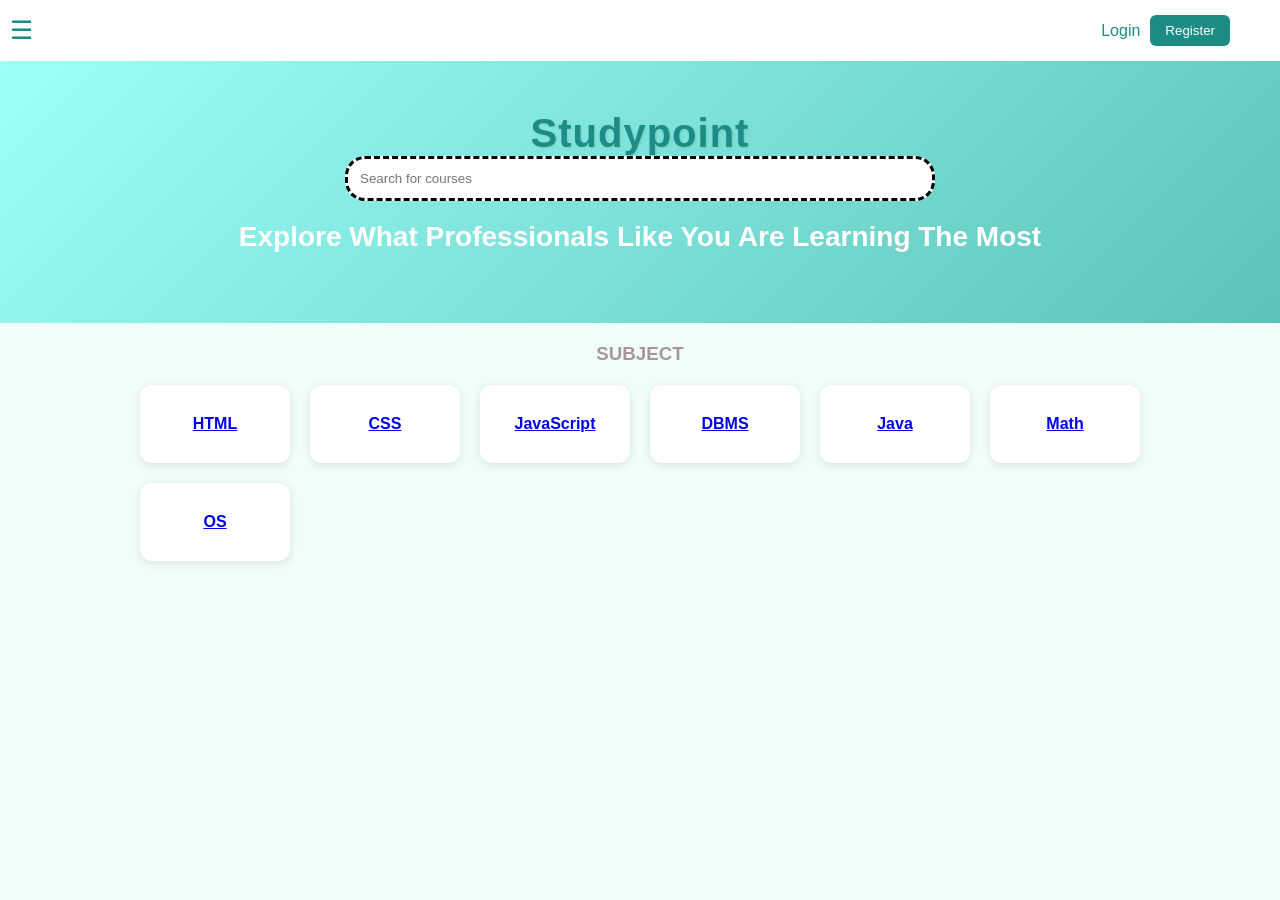
<file: index.html>
<!DOCTYPE html>
<html lang="en">
<head>
  <meta charset="UTF-8">
  <meta name="viewport" content="width=device-width,initial-scale=1.0">
  <title>Studypoint</title>
  <link rel="stylesheet" href="project.css">
</head>
<body>

  <!-- Navbar -->
  <header class="navbar">
    <div class="menu-icon" onclick="openMenu()">☰</div>
    <div class="auth">
      <a href="#" onclick="openLogin()" class="login">Login</a>
      <button onclick="openRegister()" class="register">Register</button>
    </div>
  </header>

  <div id="sidebar" class="sidebar">
    <a href="#">Home</a>
    <a href="about.html">About</a>
    <a href="#">Courses</a>
    <a href="/Studypoint/batch_2/fy/s2/subject/dbms_t/introduction">Tutors</a>
    <a href="#">Contact</a>
     <a href="quiz.html">QUIZ</a>
    <a href="profile.html">profile</a>
    
  </div>
  

  <!-- Hero Section -->
  <section class="hero">
    <h1 class="logo">Studypoint</h1>
    <div class="search-box">
      <input type="text" placeholder="Search for courses">
    </div>
    <h2>Explore What Professionals Like You Are Learning The Most</h2>
  </section>

  <h3 class="SUB">SUBJECT</h3>
  <div class="subject-container">
   
    <a href="html.html" class="subject-box">HTML</a>
    <a href="css.html" class="subject-box">CSS</a>
   <a href="JavaScript.html" class="subject-box">JavaScript</a>
   <a href="DBMS.html" class="subject-box">DBMS</a>
    <a href="java.html" class="subject-box">Java</a>
    <a href="Math.html" class="subject-box">Math</a>
    <a href="OS.html" class="subject-box">OS</a>
</section>
<br>
<br>



  <!--Login POPUP-->
  <div id="loginPopup" class="popup">
      <div class="popup-box">
          <span class="close" onclick="closePopup()">&times;</span>
          <h2>Login</h2>
          <input type="text" placeholder="Email"><br><br>
          <input type="password" placeholder="password"><br><br>
          <button class="submit-btn">Login</button>
      </div>
  </div>

  <!--Register Popup-->
  <div id="registerPopup" class="popup">
      <div class="popup-box">
          <span class="close" onclick="closePopup()">&times;</span>
          <h2>Register</h2>
          <input type="text" placeholder="Name"><br><br>
          <input type="email" placeholder="Email"><br><br>
          <input type="password" placeholder="password"><br><br>
          <button class="submit-btn">Register</button>
      </div>
  </div>

  <script src="project.js"></script>
</body>
</html>
</file>
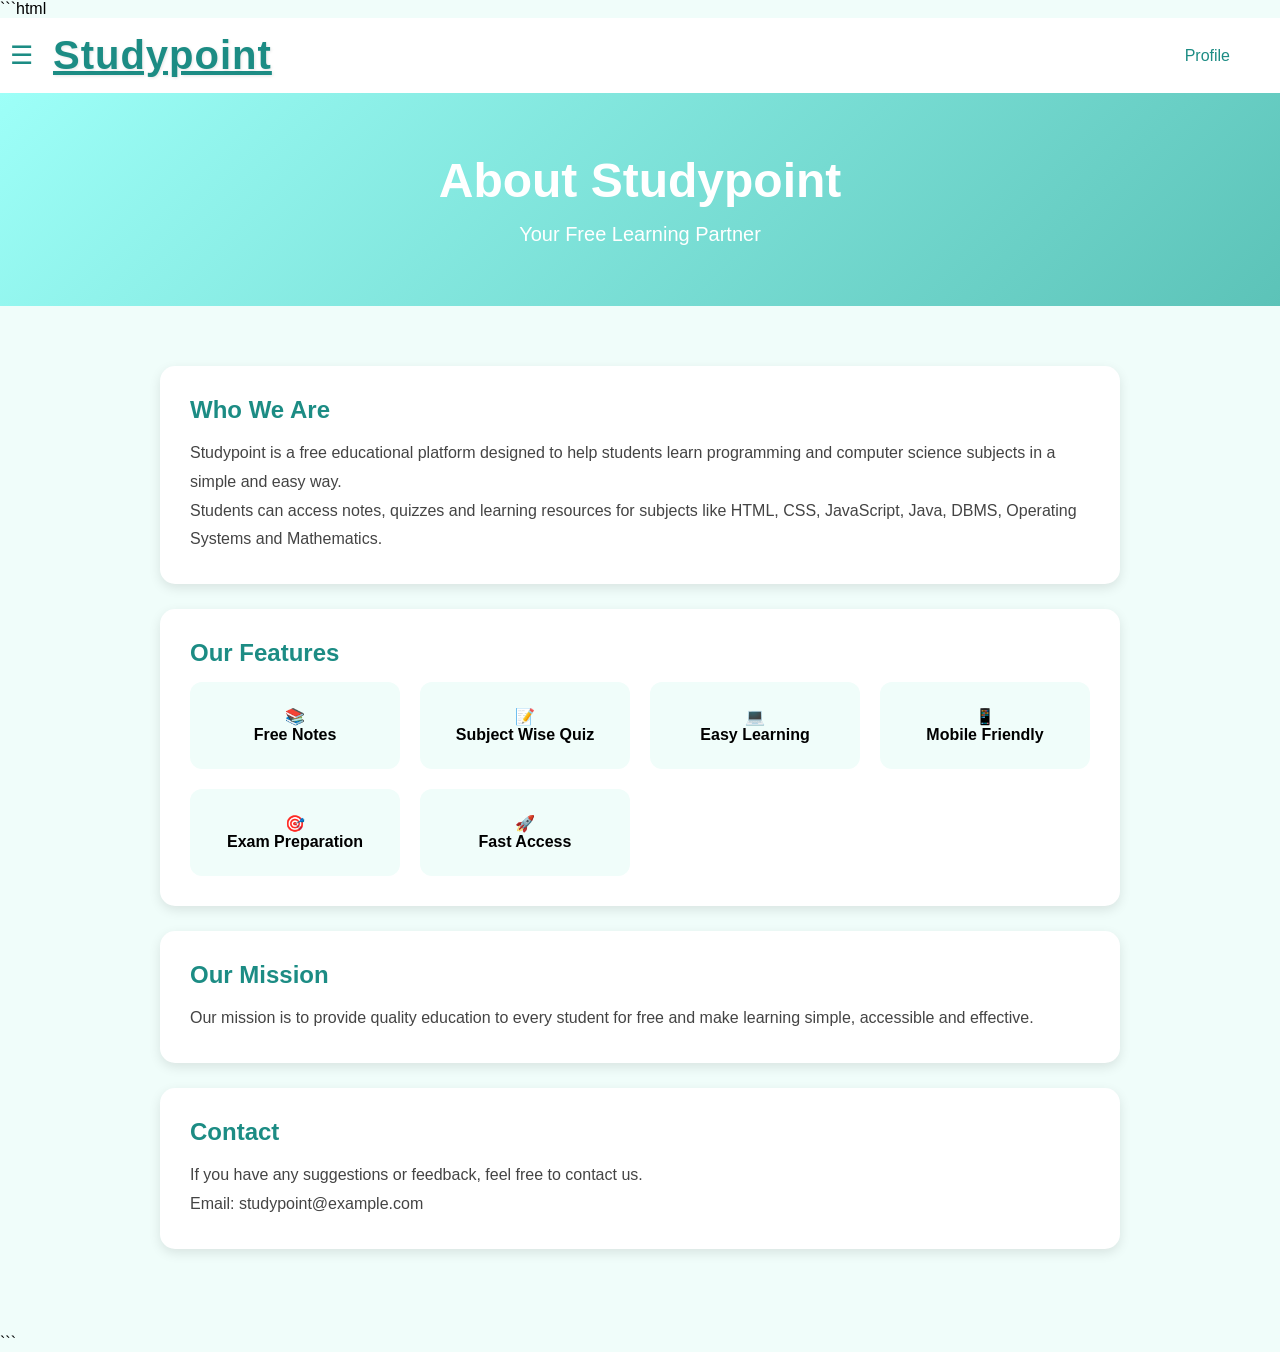
<file: about.html>
```html
<!DOCTYPE html>
<html lang="en">
<head>
<meta charset="UTF-8">
<meta name="viewport" content="width=device-width, initial-scale=1.0">

<title>About - Studypoint</title>

<link rel="stylesheet" href="project.css">
<link rel="stylesheet" href="about.css">

</head>
<body>

<header class="navbar">

<div class="menu-icon" onclick="openMenu()">☰</div>

<a href="index.html" class="logo">
Studypoint
</a>

<div class="auth">
<a href="profile.html" class="login">Profile</a>
</div>

</header>

<div id="sidebar" class="sidebar">
    <a href="#">Home</a>
    <a href="about.html">About</a>
    <a href="#">Courses</a>
    <a href="/Studypoint/batch_2/fy/s2/subject/dbms_t/introduction">Tutors</a>
    <a href="#">Contact</a>
     <a href="quiz.html">QUIZ</a>
    <a href="profile.html">profile</a>
    
  </div>
  

<section class="about-hero">

<h1>About Studypoint</h1>

<p>
Your Free Learning Partner
</p>

</section>

<div class="about-container">

<div class="about-card">

<h2>Who We Are</h2>

<p>
Studypoint is a free educational platform designed to help students learn programming and computer science subjects in a simple and easy way.
</p>

<p>
Students can access notes, quizzes and learning resources for subjects like HTML, CSS, JavaScript, Java, DBMS, Operating Systems and Mathematics.
</p>

</div>

<div class="about-card">

<h2>Our Features</h2>

<div class="feature-grid">

<div class="feature-box">
📚<br>
Free Notes
</div>

<div class="feature-box">
📝<br>
Subject Wise Quiz
</div>

<div class="feature-box">
💻<br>
Easy Learning
</div>

<div class="feature-box">
📱<br>
Mobile Friendly
</div>

<div class="feature-box">
🎯<br>
Exam Preparation
</div>

<div class="feature-box">
🚀<br>
Fast Access
</div>

</div>

</div>

<div class="about-card">

<h2>Our Mission</h2>

<p>
Our mission is to provide quality education to every student for free and make learning simple, accessible and effective.
</p>

</div>

<div class="about-card">

<h2>Contact</h2>

<p>
If you have any suggestions or feedback, feel free to contact us.
</p>

<p>
Email: studypoint@example.com
</p>

</div>

</div>

<script src="project.js"></script>

</body>
</html>
```
</file>
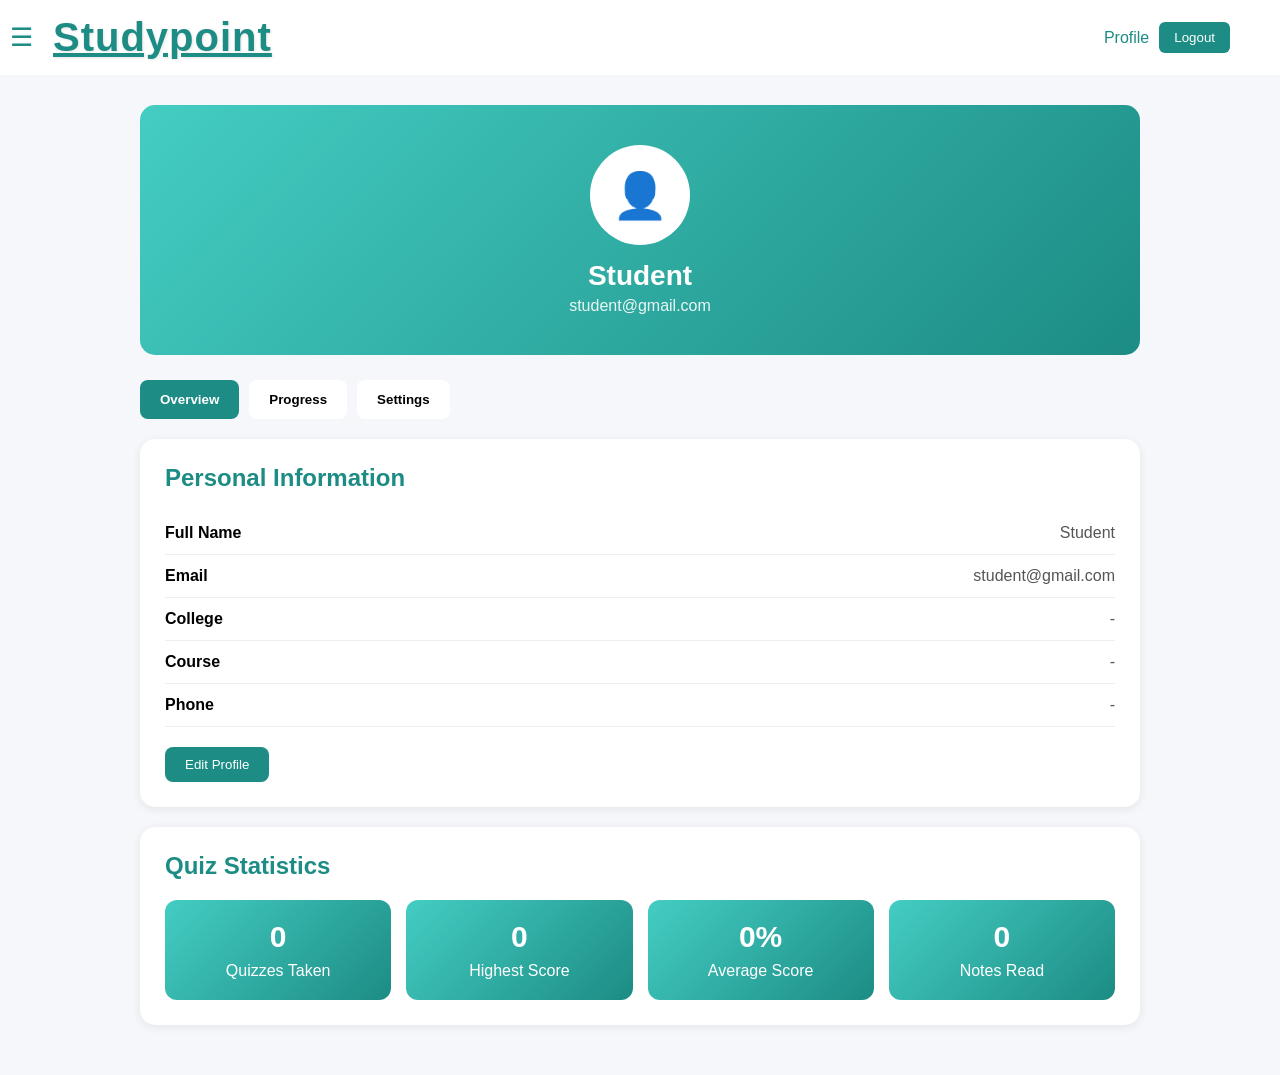
<file: profile.html>
<!DOCTYPE html>
<html lang="en">
<head>
<meta charset="UTF-8">
<meta name="viewport" content="width=device-width, initial-scale=1.0">

<title>Profile - Studypoint</title>

<link rel="stylesheet" href="project.css">
<link rel="stylesheet" href="profileStyles.css">

</head>
<body>

<!-- Navbar -->
<header class="navbar">

    <div class="menu-icon" onclick="openMenu()">☰</div>

    <a href="index.html" class="logo">
        Studypoint
    </a>

    <div class="auth">
        <a href="profile.html" class="login">
            Profile
        </a>

        <button onclick="logout()" class="register">
            Logout
        </button>
    </div>

</header>

<!-- Sidebar -->
<div id="sidebar" class="sidebar">
    <a href="#">Home</a>
    <a href="about.html">About</a>
    <a href="#">Courses</a>
    <a href="/Studypoint/batch_2/fy/s2/subject/dbms_t/introduction">Tutors</a>
    <a href="#">Contact</a>
     <a href="quiz.html">QUIZ</a>
    <a href="profile.html">profile</a>
    
  </div>
  

<!-- Profile -->

<div class="profile-container">

<div class="profile-content">

<!-- Header -->

<div class="profile-header">

<div class="profile-avatar" id="userAvatar">
👤
</div>

<div class="profile-name" id="userName">
Student
</div>

<div class="profile-email" id="userEmail">
student@gmail.com
</div>

</div>

<!-- Tabs -->

<div class="profile-tabs">

<button class="tab-btn active"
onclick="switchTab(event,'overview')">
Overview
</button>

<button class="tab-btn"
onclick="switchTab(event,'progress')">
Progress
</button>

<button class="tab-btn"
onclick="switchTab(event,'settings')">
Settings
</button>

</div>

<!-- Overview -->

<div id="overview"
class="tab-content active">

<div class="profile-section">

<h2>Personal Information</h2>

<div class="info-row">
<div class="info-label">Full Name</div>
<div class="info-value" id="fullName"></div>
</div>

<div class="info-row">
<div class="info-label">Email</div>
<div class="info-value" id="email"></div>
</div>

<div class="info-row">
<div class="info-label">College</div>
<div class="info-value" id="college"></div>
</div>

<div class="info-row">
<div class="info-label">Course</div>
<div class="info-value" id="course"></div>
</div>

<div class="info-row">
<div class="info-label">Phone</div>
<div class="info-value" id="phone"></div>
</div>

<button class="edit-btn"
onclick="openEditModal()">
Edit Profile
</button>

</div>

<!-- Quiz Statistics -->

<div class="profile-section">

<h2>Quiz Statistics</h2>

<div class="stats-grid">

<div class="stat-card">
<div class="stat-number"
id="quizTaken">
0
</div>
<div class="stat-label">
Quizzes Taken
</div>
</div>

<div class="stat-card">
<div class="stat-number"
id="highestScore">
0
</div>
<div class="stat-label">
Highest Score
</div>
</div>

<div class="stat-card">
<div class="stat-number"
id="averageScore">
0%
</div>
<div class="stat-label">
Average Score
</div>
</div>

<div class="stat-card">
<div class="stat-number"
id="notesRead">
0
</div>
<div class="stat-label">
Notes Read
</div>
</div>

</div>

</div>

</div>

<!-- Progress -->

<div id="progress"
class="tab-content">

<div class="profile-section">

<h2>Learning Progress</h2>

<div id="subjectProgressContainer"
class="subject-progress">

</div>

</div>

</div>

<!-- Settings -->

<div id="settings"
class="tab-content">

<div class="profile-section">

<h2>Preferences</h2>

<div class="setting-item">

<div class="setting-label">
Dark Mode
</div>

<div class="toggle-switch"
onclick="toggleDarkMode(this)">

<div class="toggle-slider"></div>

</div>

</div>

</div>

</div>

</div>

</div>

<!-- Edit Modal -->

<div id="editModal"
class="modal">

<div class="modal-content">

<span class="modal-close"
onclick="closeEditModal()">
&times;
</span>

<h2>Edit Profile</h2>

<form onsubmit="saveProfile(event)">

<div class="form-group">
<label>Full Name</label>
<input type="text"
id="editName"
required>
</div>

<div class="form-group">
<label>Email</label>
<input type="email"
id="editEmail"
required>
</div>

<div class="form-group">
<label>College</label>
<input type="text"
id="editCollege">
</div>

<div class="form-group">
<label>Course</label>
<input type="text"
id="editCourse">
</div>

<div class="form-group">
<label>Phone</label>
<input type="text"
id="editPhone">
</div>

<div class="form-group">
<label>Avatar Emoji</label>
<input type="text"
id="editAvatar"
maxlength="2">
</div>

<div class="form-buttons">

<button type="submit"
class="save-btn">
Save
</button>

<button type="button"
class="cancel-btn"
onclick="closeEditModal()">
Cancel
</button>

</div>

</form>

</div>

</div>

<script src="project.js"></script>
<script src="profileScript.js"></script>

</body>
</html>
</file>
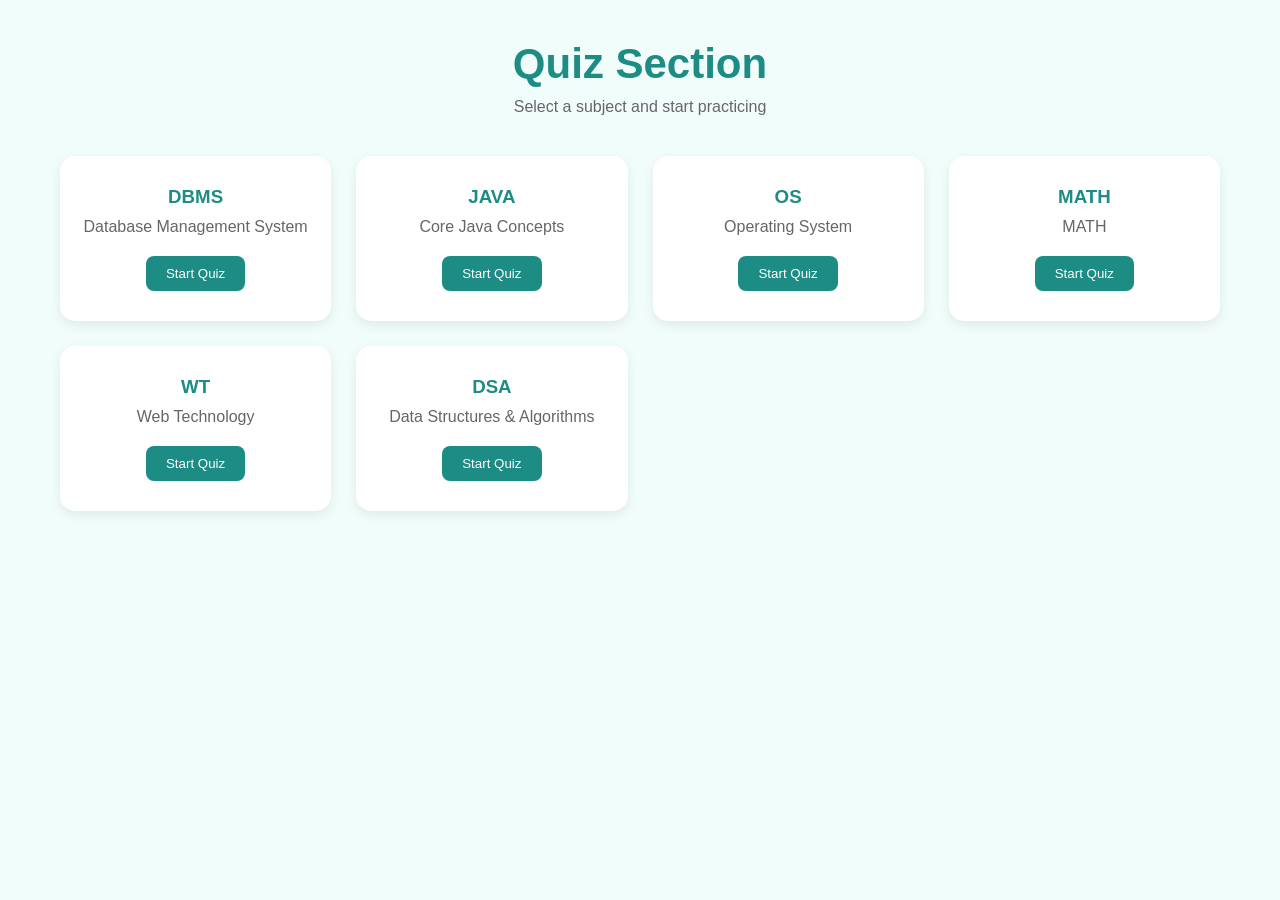
<file: quiz.html>
<!DOCTYPE html>
<html lang="en">
<head>
<meta charset="UTF-8">
<meta name="viewport" content="width=device-width, initial-scale=1.0">
<title>Quiz Section</title>
<link rel="stylesheet" href="project.css">
</head>

<body>

<div class="quiz-container">

    <h1>Quiz Section</h1>
    <p class="subtitle">Select a subject and start practicing</p>

    <div class="subject-grid">

        <div class="subject-card">
            <h3>DBMS</h3>
            <p>Database Management System</p>
            <button onclick="location.href='subjectQuiz.html?subject=dbms'">Start Quiz</button>
        </div>

        <div class="subject-card">
            <h3>JAVA</h3>
            <p>Core Java Concepts</p>
           <button onclick="location.href='subjectQuiz.html?subject=java'">Start Quiz</button>
        </div>

        <div class="subject-card">
            <h3>OS</h3>
            <p>Operating System</p>
            <button onclick="location.href='subjectQuiz.html?subject=os'">Start Quiz</button>
        </div>

        <div class="subject-card">
            <h3>MATH</h3>
            <p>MATH</p>
           <button onclick="location.href='subjectQuiz.html?subject=math'">Start Quiz</button>
        </div>

        <div class="subject-card">
            <h3>WT</h3>
            <p>Web Technology</p>
           <button onclick="location.href='subjectQuiz.html?subject=wt'">Start Quiz</button>
        </div>

        <div class="subject-card">
            <h3>DSA</h3>
            <p>Data Structures & Algorithms</p>
            <button onclick="location.href='subjectQuiz.html?subject=dsa'">Start Quiz</button>
        </div>

    </div>

</div>

</body>
</html>
</file>
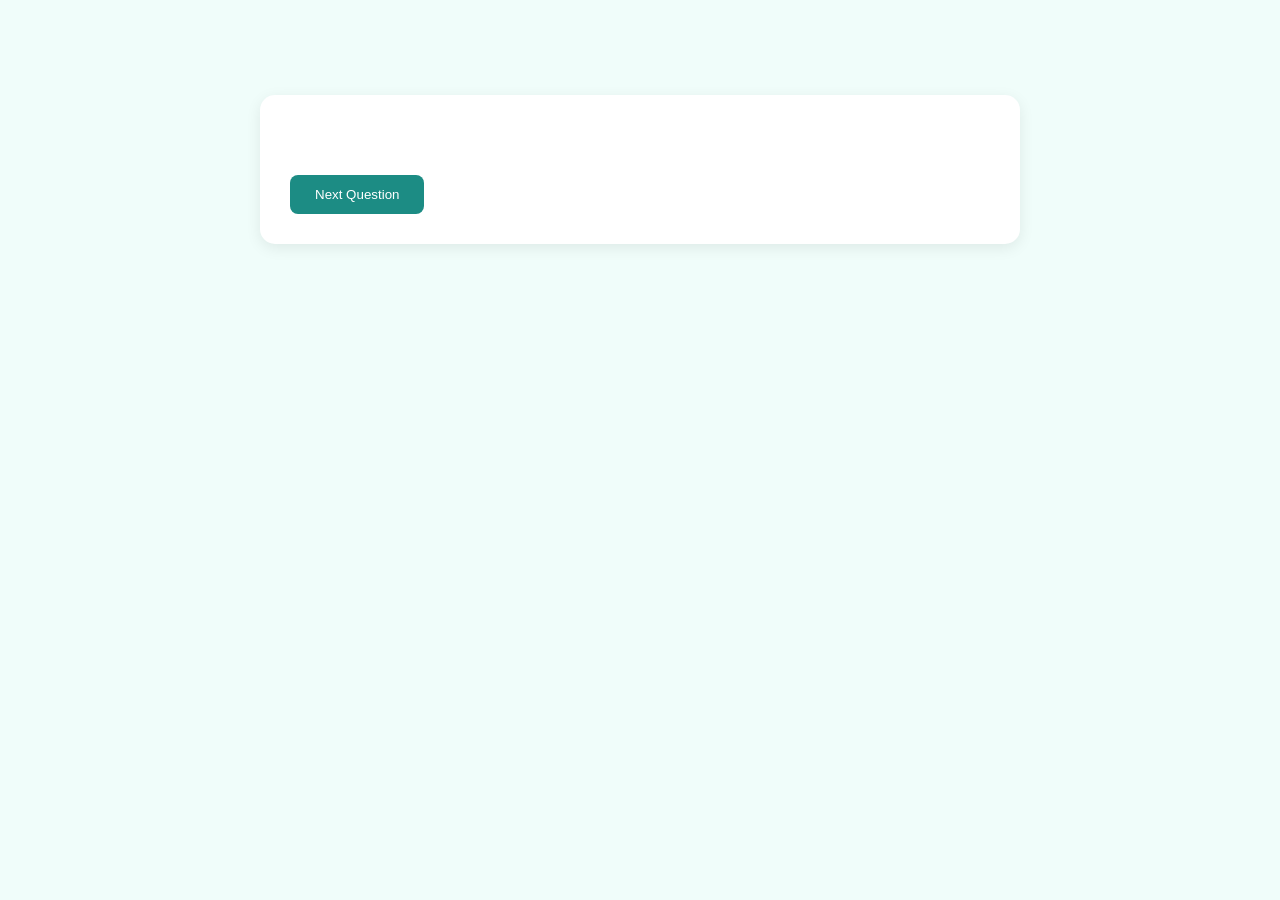
<file: subjectQuiz.html>
<!DOCTYPE html>
<html lang="en">
<head>
<meta charset="UTF-8">
<meta name="viewport" content="width=device-width, initial-scale=1.0">
<title>Quiz</title>

<link rel="stylesheet" href="project.css">


</head>
<body>

<div class="quiz-box">

    <h1 class="quiz-title" id="quizTitle"></h1>

    <div class="question-box">

        <div class="question-number" id="questionNumber"></div>

        <div class="question" id="question"></div>

        <div class="options"></div>

        <button class="next-btn">
            Next Question
        </button>

    </div>

</div>

    <script src="quizData.js"></script>
    
    <script src="project.js"></script>
</body>


</body>
</html>
</file>
<file: project.css>
* {
  margin: 0;
  padding: 0;
  box-sizing: border-box;
  font-family: Arial, sans-serif;
}

body {
  background: #F0FDFA;
}

/* ================= NAVBAR & GLOBAL SIDEBAR ================= */
.navbar {
  display: flex;
  justify-content: space-between;
  align-items: center;
  padding: 15px 50px;
  padding-left: 10px;
  background: white;
  gap: 20px;
}

.sidebar {
  position: fixed;
  top: 80px;
  left: -250px;
  width: 180px;
  height: calc(100% - 80px);
  background: #44cdc3;
  transition: left 0.4s ease;
  z-index: 1000;
  padding-top: 10px;
  border-top-right-radius: 15px;
  border-bottom-right-radius: 15px;
}

.sidebar a {
  display: block;
  color: white;
  text-decoration: none;
  padding: 12px 15px;
  border-radius: 8px;
  transition: 0.3s;
}

.sidebar a:hover {
  background: rgba(255,255,255,0.2);
  padding-left: 20px;
}

.logo {
  font-size: 40px;
  font-weight: 900;
  color: #1C8C84;
  letter-spacing: 1px;
  text-shadow: 1px 1px 3px rgba(0,0,0,0.1);
  transition: 0.3s;
}

.logo:hover {
  letter-spacing: 2px;
  color: #0F766E;
}

.menu-icon {
  font-size: 26px;
  cursor: pointer;
  color: #1C8C84;
  display: block;
}

nav a {
  margin: 0 15px;
  text-decoration: none;
  color: black;
}

.auth {
  display: flex;
  align-items: center;
  gap: 10px;
  margin-left: auto;
}

.login {
  color: #1c8c84;
  text-decoration: none;
}

.register {
  background: #1C8C84;
  color: white;
  border: none;
  padding: 8px 15px;
  border-radius: 6px;
  cursor: pointer;
}

/* ================= HERO SECTION ================= */
.hero {
  text-align: center;
  padding: 50px;
  background: linear-gradient(135deg, #9dfff8, #5cc3b8);
  color: white;
}

.search-box {
  margin-bottom: 20px;
}

.search-box input {
  width: 50%;
  padding: 12px;
  border-radius: 20px;
  border: dashed;
  outline: none;
}

.hero h2 {
  margin: 20px 0;
  font-size: 28px;
}

.cta-btn {
  background: white;
  color: #1c8c84;
  padding: 10px 20px;
  border: none;
  border-radius: 6px;
  cursor: pointer;
}

/* ================= POPUPS ================= */
.popup {
  display: none;
  position: fixed;
  top: 0;
  left: 0;
  width: 100%;
  height: 100vh;
  background: rgba(0, 0, 0, 0.5);
  z-index: 3000;
}

.popup-box {
  background: white;
  width: 300px;
  padding: 25px;
  border-radius: 10px;
  border: 2px solid whitesmoke;
  position: fixed;
  top: 50%;
  left: 50%;
  transform: translate(-50%, -50%);
  text-align: center;
}

.close {
  float: right;
  cursor: pointer;
  font-size: 20px;
}

.popup-box input {
  width: 90%;
  padding: 10px;
  border: 1px solid #ccc;
  border-radius: 6px;
  margin-bottom: 10px;
}

.submit-btn {
  background: #1C8C84;
  color: white;
  border: none;
  padding: 10px 15px;
  border-radius: 6px;
  cursor: pointer;
}

.submit-btn:hover {
  background: #0F766E;
}

/* ================= SUBJECTS GRID ================= */
.subjects {
  padding: 40px 200px;
  background-color: #f5f6fa;
  text-align: center;
}

.subjects h2 {
  text-align: center;
  margin-bottom: 25px;
}

.SUB {
  text-align: center;
  color: rgb(170, 150, 150);
  margin-bottom: 20px;
  margin-top: 20px;
}

.subject-container {
  display: grid;
  grid-template-columns: repeat(auto-fit, minmax(140px, 1fr));
  gap: 20px;
  max-width: 1000px;
  margin: auto;
}

.subject-box {
  background: white;
  padding: 30px 10px;
  border-radius: 12px;
  text-align: center;
  font-weight: bold;
  box-shadow: 0 2px 10px rgba(0,0,0,0.1);
  cursor: pointer;
  transition: 0.3s;
}

.subject-box:hover {
  transform: translateY(-5px);
  box-shadow: 0 6px 18px rgba(0,0,0,0.2);
  color: #4CAF50;
}

/* ================= RESPONSIVE NAVBAR/HERO ================= */
@media (max-width: 768px) {
  .navbar {
    padding: 10px 15px;
  }
  nav {
    display: none;
  }
  .auth {
    display: flex;
  }
  .menu-icon {
    display: block;
  }
  .search-box input {
    width: 90%;
  }
  .hero h2 {
    font-size: 20px;
  }
  .subjects {
    padding: 20px;
  }
  .subject-container {
    grid-template-columns: repeat(auto-fit, minmax(120px, 1fr));
  }
}

/* ================= DBMS SUBJECT PAGE  ================= */
.subject-page {
  display: flex;
}

.topic-menu {
  position: fixed;
  top: 15px;
  left: 12px;
  font-size: 20px;
  background: white;
  color: #1C8C84;
  padding: 5px 12px;
  border-radius: 8px;
  cursor: pointer;
  z-index: 2000;
  box-shadow: 0 2px 10px rgba(0,0,0,0.2);
}

.s-sidebar {
  width: 250px;
  min-height: 100vh;
  background: #44cdc3;
  padding: 20px;
  position: fixed;
  top: 0;
  left: -260px; /* Hidden by default */
  transition: left 0.4s ease;
  overflow-y: auto;
  z-index: 1500;
}

.s-sidebar.active {
  left: 0; /* Slides in when active */
}
.sidebar.active {
  left: 0;
}

.s-sidebar h2 {
  color: white;
  margin-bottom: 20px;
  margin-top: 50px;
}

.s-sidebar a {
  display: block;
  color: white;
  text-decoration: none;
  padding: 10px;
  margin: 10px 0;
  border-radius: 8px;
  transition: 0.3s;
}

.s-sidebar a:hover {
  background: rgba(255,255,255,0.2);
  padding-left: 15px;
}

.s-sidebar a.active {
  background: #ffffff;
  color: #1C8C84;
  font-weight: 600;
  border-radius: 8px;
  box-shadow: 0 2px 8px rgba(0,0,0,0.15);
}

.s-content {
  margin-left: 0; /* Takes full width when sidebar is closed */
  padding: 80px 30px 30px 30px; 
  min-height: 100vh;
  background: #f5f7fa;
  transition: margin-left 0.4s ease;
  width: 100%;
}

.s-content.active {
  margin-left: 250px; /* Pushed to the right when sidebar opens */
}

.content-card {
  background: white;
  max-width: 1000px;
  margin: 20px auto; 
  padding: 40px;
  border-radius: 20px;
  box-shadow: 0 10px 30px rgba(0,0,0,0.08);
}

.content-card h1 {
  color: #1C8C84;
  margin-bottom: 20px;
}

.note-content {
  white-space: pre-wrap;
  line-height: 1.8;
  font-size: 17px;
  color: #333;
}

@media (max-width: 768px) {
  .s-sidebar {
    width: 200px;
  }
  .s-content.active {
    margin-left: 0; /* Prevents squishing on mobile */
  }
  .s-content {
    padding: 80px 15px 20px 15px;
  }
  .s-content h1 {
    font-size: 28px;
  }
  .s-content p {
    font-size: 15px;
    line-height: 1.6;
  }
}

/* ================= QUIZ SECTION ================= */
.quiz-container {
  max-width: 1200px;
  margin: auto;
  text-align: center;
  padding: 40px 20px;
}

.quiz-container h1 {
  color: #1C8C84;
  font-size: 42px;
  margin-bottom: 10px;
}

.subtitle {
  color: #666;
  margin-bottom: 40px;
}

.subject-grid {
  display: grid;
  grid-template-columns: repeat(auto-fit, minmax(250px, 1fr));
  gap: 25px;
}

.subject-card {
  background: white;
  padding: 30px 20px;
  border-radius: 15px;
  box-shadow: 0 4px 12px rgba(0,0,0,0.08);
  transition: 0.3s;
}

.subject-card:hover {
  transform: translateY(-6px);
  box-shadow: 0 8px 20px rgba(0,0,0,0.15);
}

.subject-card h3 {
  color: #1C8C84;
  margin-bottom: 10px;
}

.subject-card p {
  color: #666;
  margin-bottom: 20px;
}

.subject-card button {
  background: #1C8C84;
  color: white;
  border: none;
  padding: 10px 20px;
  border-radius: 8px;
  cursor: pointer;
  transition: 0.3s;
}

.subject-card button:hover {
  background: #0F766E;
}

.quiz-box {
  max-width: 800px;
  margin: 50px auto;
  padding: 20px;
}

.quiz-title {
  text-align: center;
  color: #1C8C84;
  margin-bottom: 25px;
}

.question-box {
  background: white;
  padding: 30px;
  border-radius: 15px;
  box-shadow: 0 4px 15px rgba(0,0,0,0.08);
}

.question-number {
  color: #1C8C84;
  font-weight: bold;
  margin-bottom: 15px;
}

.question {
  font-size: 22px;
  font-weight: bold;
  margin-bottom: 25px;
}

.options {
  display: flex;
  flex-direction: column;
  gap: 15px;
}

.option {
  padding: 15px;
  border: none;
  border-radius: 10px;
  background: #F0FDFA;
  cursor: pointer;
  text-align: left;
  font-size: 16px;
  transition: 0.3s;
}

.option:hover {
  background: #44cdc3;
  color: white;
}

.next-btn {
  margin-top: 25px;
  background: #1C8C84;
  color: white;
  border: none;
  padding: 12px 25px;
  border-radius: 8px;
  cursor: pointer;
}

.next-btn:hover {
  background: #0F766E;
}

@media (max-width: 768px) {
  .quiz-container h1 {
    font-size: 32px;
  }
  .subject-grid {
    grid-template-columns: 1fr;
  }
  .quiz-box {
    margin: 20px;
  }
  .question {
    font-size: 18px;
  }
}
</file>
<file: about.css>
.about-hero{
    background: linear-gradient(135deg,#9dfff8,#5cc3b8);
    text-align:center;
    padding:60px 20px;
    color:white;
}

.about-hero h1{
    font-size:48px;
    margin-bottom:15px;
}

.about-hero p{
    font-size:20px;
}

.about-container{
    max-width:1000px;
    margin:40px auto;
    padding:20px;
}

.about-card{
    background:white;
    padding:30px;
    border-radius:15px;
    margin-bottom:25px;
    box-shadow:0 4px 12px rgba(0,0,0,0.1);
}

.about-card h2{
    color:#1C8C84;
    margin-bottom:15px;
}

.about-card p{
    line-height:1.8;
    color:#444;
}

.feature-grid{
    display:grid;
    grid-template-columns:repeat(auto-fit,minmax(200px,1fr));
    gap:20px;
}

.feature-box{
    background:#F0FDFA;
    padding:25px;
    border-radius:12px;
    text-align:center;
    font-weight:bold;
    transition:0.3s;
}

.feature-box:hover{
    transform:translateY(-5px);
    box-shadow:0 5px 15px rgba(0,0,0,0.1);
}

@media(max-width:768px){

.about-hero h1{
    font-size:32px;
}

.about-hero p{
    font-size:16px;
}

.about-container{
    padding:15px;
}

}
</file>
<file: profileStyles.css>
/* Profile Container */

.profile-container{
    padding:30px 20px;
    background:#f5f7fa;
    min-height:100vh;
}

.profile-content{
    max-width:1000px;
    margin:auto;
}

/* Header */

.profile-header{
    background:linear-gradient(135deg,#44cdc3,#1C8C84);
    color:white;
    text-align:center;
    padding:40px 20px;
    border-radius:15px;
    margin-bottom:25px;
}

.profile-avatar{
    width:100px;
    height:100px;
    margin:auto;
    border-radius:50%;
    background:white;
    color:black;
    display:flex;
    align-items:center;
    justify-content:center;
    font-size:45px;
}

.profile-name{
    font-size:28px;
    font-weight:bold;
    margin-top:15px;
}

.profile-email{
    opacity:0.9;
    margin-top:5px;
}

/* Tabs */

.profile-tabs{
    display:flex;
    gap:10px;
    margin-bottom:20px;
    flex-wrap:wrap;
}

.tab-btn{
    padding:12px 20px;
    border:none;
    border-radius:8px;
    cursor:pointer;
    background:white;
    font-weight:600;
}

.tab-btn.active{
    background:#1C8C84;
    color:white;
}

.tab-content{
    display:none;
}

.tab-content.active{
    display:block;
}

/* Section */

.profile-section{
    background:white;
    padding:25px;
    border-radius:15px;
    margin-bottom:20px;
    box-shadow:0 2px 10px rgba(0,0,0,0.08);
}

.profile-section h2{
    color:#1C8C84;
    margin-bottom:20px;
}

/* Info Rows */

.info-row{
    display:flex;
    justify-content:space-between;
    padding:12px 0;
    border-bottom:1px solid #eee;
}

.info-label{
    font-weight:bold;
}

.info-value{
    color:#555;
}

/* Edit Button */

.edit-btn{
    margin-top:20px;
    padding:10px 20px;
    border:none;
    border-radius:8px;
    background:#1C8C84;
    color:white;
    cursor:pointer;
}

/* Stats */

.stats-grid{
    display:grid;
    grid-template-columns:repeat(auto-fit,minmax(180px,1fr));
    gap:15px;
}

.stat-card{
    background:linear-gradient(135deg,#44cdc3,#1C8C84);
    color:white;
    text-align:center;
    padding:20px;
    border-radius:12px;
}

.stat-number{
    font-size:30px;
    font-weight:bold;
}

.stat-label{
    margin-top:8px;
}

/* Progress */

.subject-progress{
    display:grid;
    grid-template-columns:repeat(auto-fit,minmax(220px,1fr));
    gap:15px;
}

.subject-progress-card{
    background:#f8f9fa;
    padding:15px;
    border-radius:12px;
}

.subject-progress-title{
    font-weight:bold;
    margin-bottom:10px;
}

.progress-bar{
    width:100%;
    height:10px;
    background:#ddd;
    border-radius:20px;
    overflow:hidden;
}

.progress-fill{
    height:100%;
    background:#1C8C84;
}

/* Settings */

.setting-item{
    display:flex;
    justify-content:space-between;
    align-items:center;
}

.toggle-switch{
    width:55px;
    height:28px;
    background:#ccc;
    border-radius:20px;
    position:relative;
    cursor:pointer;
}

.toggle-switch.active{
    background:#1C8C84;
}

.toggle-slider{
    width:22px;
    height:22px;
    background:white;
    border-radius:50%;
    position:absolute;
    top:3px;
    left:3px;
    transition:0.3s;
}

.toggle-switch.active .toggle-slider{
    left:30px;
}

/* Modal */

.modal{
    display:none;
    position:fixed;
    top:0;
    left:0;
    width:100%;
    height:100%;
    background:rgba(0,0,0,0.5);
    z-index:999;
}

.modal.active{
    display:flex;
    align-items:center;
    justify-content:center;
}

.modal-content{
    background:white;
    width:90%;
    max-width:500px;
    padding:25px;
    border-radius:15px;
}

.modal-close{
    float:right;
    font-size:28px;
    cursor:pointer;
}

.form-group{
    margin-bottom:15px;
}

.form-group label{
    display:block;
    margin-bottom:5px;
}

.form-group input{
    width:100%;
    padding:10px;
    border:1px solid #ccc;
    border-radius:8px;
}

.form-buttons{
    display:flex;
    gap:10px;
    margin-top:20px;
}

.save-btn,
.cancel-btn{
    flex:1;
    padding:10px;
    border:none;
    border-radius:8px;
    cursor:pointer;
}

.save-btn{
    background:#1C8C84;
    color:white;
}

.cancel-btn{
    background:#ddd;
}

/* Dark Mode */

.dark-mode{
    background:#1e1e1e;
}

.dark-mode .profile-section,
.dark-mode .modal-content{
    background:#2d2d2d;
    color:white;
}

.dark-mode .info-value{
    color:#ccc;
}

/* Mobile */

@media(max-width:768px){

    .info-row{
        flex-direction:column;
        gap:5px;
    }

    .profile-name{
        font-size:22px;
    }

    .stat-number{
        font-size:24px;
    }
}
</file>
